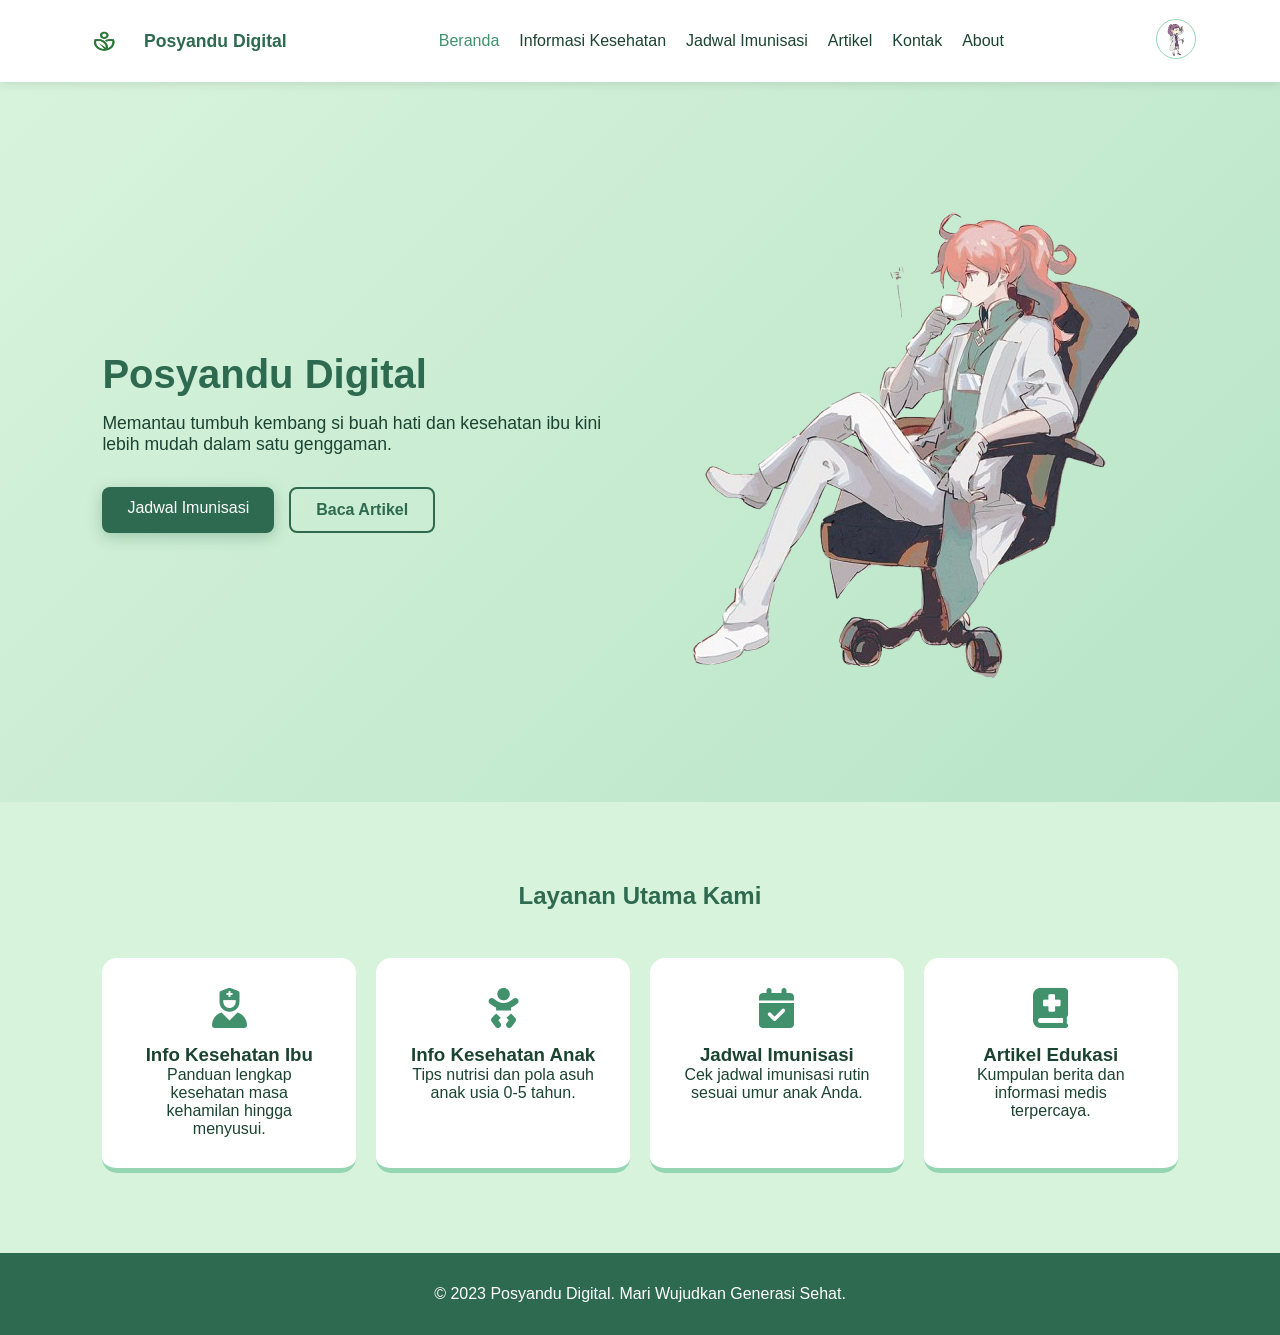
<file: index.html>
<!DOCTYPE html>
<html lang="id">
<head>
    <meta charset="UTF-8">
    <meta name="viewport" content="width=device-width, initial-scale=1.0">
    <title>Posyandu Digital - Sehat Bersama</title>
    <link rel="stylesheet" href="https://cdnjs.cloudflare.com/ajax/libs/font-awesome/6.0.0/css/all.min.css">
    <link rel="stylesheet" href="asset/css/app.css">
    <link rel="stylesheet" href="asset/css/home.css">
</head>
<body>

    <nav>
        <div class="logo">
            <!-- <i class="fas fa-leaf"></i> Posyandu Digital -->
             <img  src="/asset/img/logo/logo2.png" alt="">
             <p>Posyandu Digital</p>
        </div>
        <ul class="nav-links">
            <li class="active"><a  href="/index.html">Beranda</a></li>
            <li><a href="/pages/informasi-kesehatan/ibu-hamil.html">Informasi Kesehatan</a></li>
            <li><a href="/pages/jadwal_imunisasi.html">Jadwal Imunisasi</a></li>
            <li><a href="/pages/artikel.html">Artikel</a></li>
            <li><a href="/pages/kontak.html">Kontak</a></li>
            <li><a href="/pages/about.html">About</a></li>
        </ul>
        <!-- <a href="#" class="btn-login">Login</a> -->
        
        <div class="moble">
            <a href="">
                <img class="foto" src="/asset/img/home2.png" alt="">
            </a>

            <label id="checkbtn" class="checkbtn">
                <i class="fas fa-bars"></i>
            </label>
        </div>
         
         
    </nav>

    <section class="hero">
        <div class="hero-text">
            <h1>Posyandu Digital</h1>
            <p>Memantau tumbuh kembang si buah hati dan kesehatan ibu kini lebih mudah dalam satu genggaman.</p>
            <div class="hero-btns">
                <a href="/pages/jadwal_imunisasi.html" class="btn-main">Jadwal Imunisasi</a>
                <a href="/pages/artikel.html" class="btn-outline">Baca Artikel</a>
            </div>
        </div>
        <div class="hero-image">
            <img src="/asset/img/home/Dr__Roman-removebg-preview.png" alt="Kesehatan">
        </div>
    </section>

    <section class="services">
        <h2>Layanan Utama Kami</h2>
        <div class="card-container">
            <div class="card">
                <i class="fas fa-user-nurse"></i>
                <h3>Info Kesehatan Ibu</h3>
                <p>Panduan lengkap kesehatan masa kehamilan hingga menyusui.</p>
            </div>
            <div class="card">
                <i class="fas fa-baby"></i>
                <h3>Info Kesehatan Anak</h3>
                <p>Tips nutrisi dan pola asuh anak usia 0-5 tahun.</p>
            </div>
            <div class="card">
                <i class="fas fa-calendar-check"></i>
                <h3>Jadwal Imunisasi</h3>
                <p>Cek jadwal imunisasi rutin sesuai umur anak Anda.</p>
            </div>
            <div class="card">
                <i class="fas fa-book-medical"></i>
                <h3>Artikel Edukasi</h3>
                <p>Kumpulan berita dan informasi medis terpercaya.</p>
            </div>
        </div>
    </section>

    <footer>
        <p>&copy; 2023 Posyandu Digital. Mari Wujudkan Generasi Sehat.</p>
    </footer>

    <script src="/asset/js/bar.js"></script>

</body>
</html>
</file>
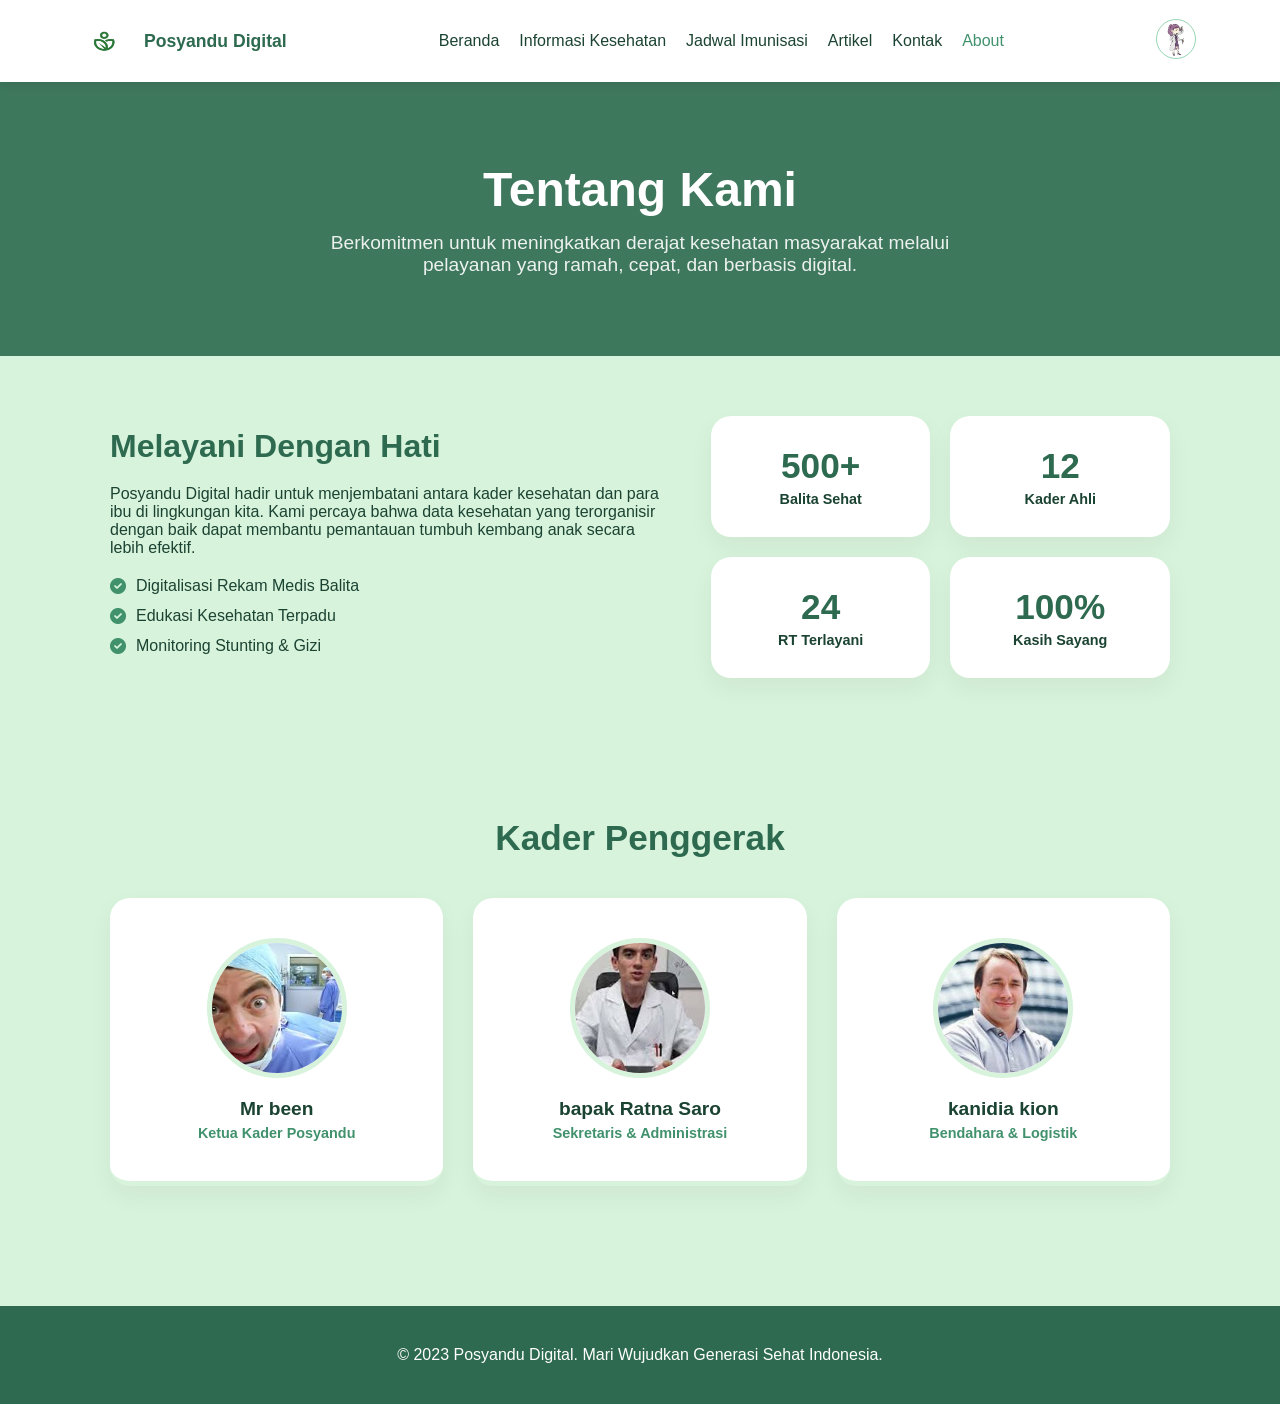
<file: pages/about.html>
<!DOCTYPE html>
<html lang="id">
<head>
    <meta charset="UTF-8">
    <meta name="viewport" content="width=device-width, initial-scale=1.0">
    <title>Tentang Kami - Posyandu Digital</title>
    <link rel="stylesheet" href="https://cdnjs.cloudflare.com/ajax/libs/font-awesome/6.0.0/css/all.min.css">
    <link rel="stylesheet" href="../asset/css/app.css">
    <link rel="stylesheet" href="../asset/css/about.css">
</head>
<body>

    <nav>
        <div class="logo">
            <!-- <i class="fas fa-leaf"></i> Posyandu Digital -->
            <img  src="/asset/img/logo/logo2.png" alt="">
            <p>Posyandu Digital</p>
        </div>
        <ul class="nav-links">
            <li><a href="../index.html">Beranda</a></li>
            <li><a href="informasi-kesehatan/ibu-hamil.html">Informasi Kesehatan</a></li>
            <li><a href="jadwal_imunisasi.html">Jadwal Imunisasi</a></li>
            <li><a href="artikel.html">Artikel</a></li>
            <li><a href="kontak.html">Kontak</a></li>
            <li class="active"><a href="about.html" >About</a></li>
        </ul>
        
        <div class="moble">
            <a href="">
                <img class="foto" src="/asset/img/home2.png" alt="">
            </a>

            <label id="checkbtn" class="checkbtn">
                <i class="fas fa-bars"></i>
            </label>
        </div>
    </nav>


    <header class="about-header">
        <h1>Tentang Kami</h1>
        <p>Berkomitmen untuk meningkatkan derajat kesehatan masyarakat melalui pelayanan yang ramah, cepat, dan berbasis digital.</p>
    </header>

    <main class="container">
        <section class="about-grid">
            <div class="about-content">
                <h2>Melayani Dengan Hati</h2>
                <p>Posyandu Digital hadir untuk menjembatani antara kader kesehatan dan para ibu di lingkungan kita. Kami percaya bahwa data kesehatan yang terorganisir dengan baik dapat membantu pemantauan tumbuh kembang anak secara lebih efektif.</p>
                <ul class="about-list">
                    <li><i class="fas fa-check-circle"></i> Digitalisasi Rekam Medis Balita</li>
                    <li><i class="fas fa-check-circle"></i> Edukasi Kesehatan Terpadu</li>
                    <li><i class="fas fa-check-circle"></i> Monitoring Stunting & Gizi</li>
                </ul>
            </div>

            <div class="about-stats">
                <div class="stat-card">
                    <h3>500+</h3>
                    <p>Balita Sehat</p>
                </div>
                <div class="stat-card">
                    <h3>12</h3>
                    <p>Kader Ahli</p>
                </div>
                <div class="stat-card">
                    <h3>24</h3>
                    <p>RT Terlayani</p>
                </div>
                <div class="stat-card">
                    <h3>100%</h3>
                    <p>Kasih Sayang</p>
                </div>
            </div>
        </section>

        <section class="team-section">
            <h2>Kader Penggerak</h2>
            <div class="team-grid">
                <article class="team-card">
                    <div class="kader-img-box">
                        <img src="/asset/img/about/kader1.png" alt="Ibu Siti">
                    </div>
                    <h4>Mr been</h4>
                    <p>Ketua Kader Posyandu</p>
                </article>

                <article class="team-card">
                    <div class="kader-img-box">
                        <img src="/asset/img/about/kader2.png" alt="Ibu Ratna">
                    </div>
                    <h4>bapak Ratna Saro</h4>
                    <p>Sekretaris & Administrasi</p>
                </article>

                <article class="team-card">
                    <div class="kader-img-box">
                        <img src="/asset/img/about/kader3.png" alt="Ibu Dewi">
                    </div>
                    <h4>kanidia kion</h4>
                    <p>Bendahara & Logistik</p>
                </article>
            </div>
        </section>
    </main>

    <footer style="background: var(--primary-green); color: white; text-align: center; padding: 40px;">
        <p>&copy; 2023 Posyandu Digital. Mari Wujudkan Generasi Sehat Indonesia.</p>
    </footer>

    <script src="/asset/js/bar.js"></script>

</body>
</html>
</file>
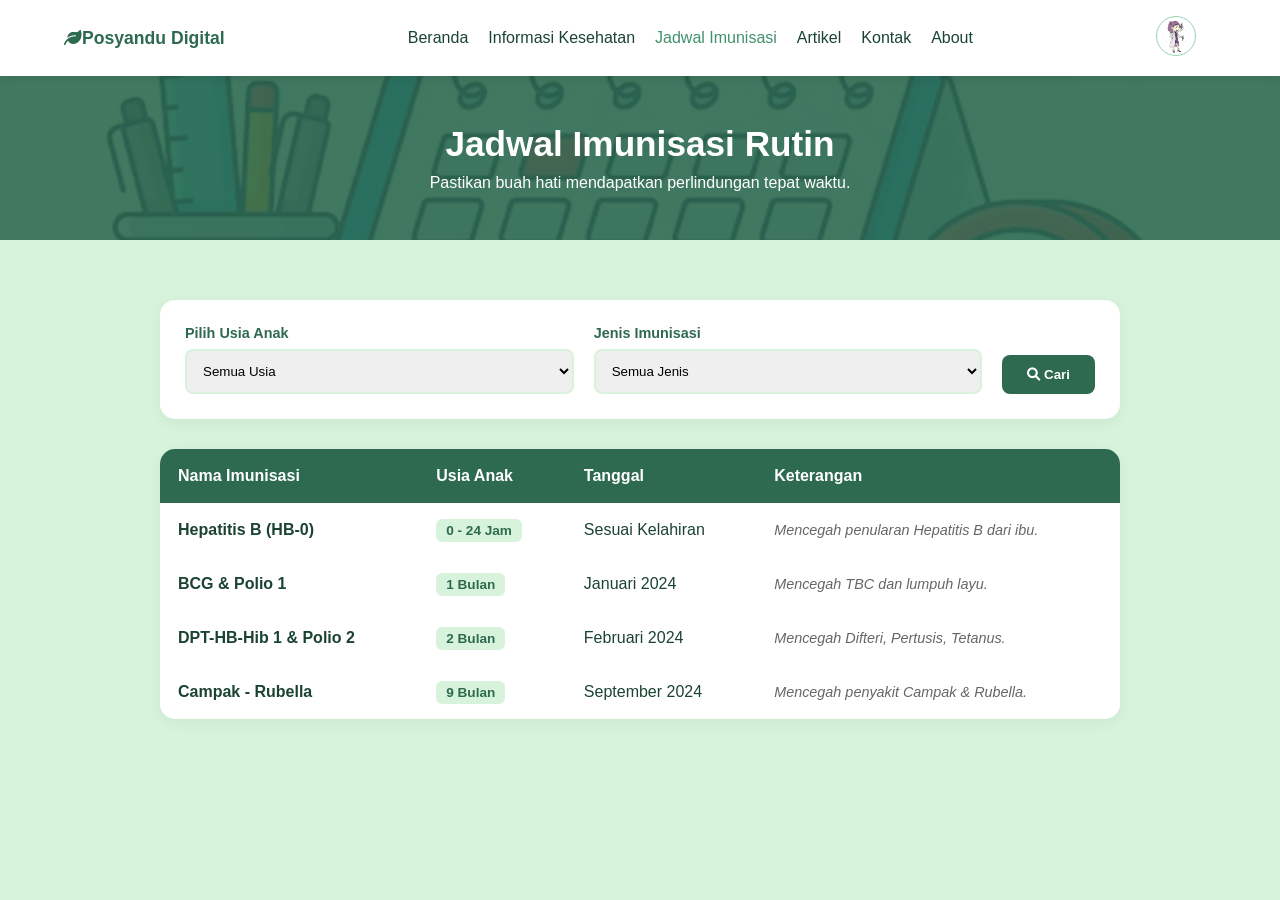
<file: pages/jadwal_imunisasi.html>
<!DOCTYPE html>
<html lang="id">
<head>
    <meta charset="UTF-8">
    <meta name="viewport" content="width=device-width, initial-scale=1.0">
    <title>Jadwal Imunisasi - Posyandu Digital</title>
    <link rel="stylesheet" href="https://cdnjs.cloudflare.com/ajax/libs/font-awesome/6.0.0/css/all.min.css">
    <link rel="stylesheet" href="../asset/css/jadwal_uminisasi.css">
    <link rel="stylesheet" href="../asset/css/app.css">
    
</head>
<body>

    <nav>
        <div class="logo">
            <i class="fas fa-leaf"></i> Posyandu Digital
        </div>
       <ul class="nav-links">
            <li><a href="../index.html">Beranda</a></li>
            <li><a href="informasi-kesehatan/ibu-hamil.html">Informasi Kesehatan</a></li>
            <li class="active"><a href="jadwal_imunisasi.html" >Jadwal Imunisasi</a></li>
            <li><a href="artikel.html">Artikel</a></li>
            <li><a href="kontak.html">Kontak</a></li>
            <li><a href="about.html">About</a></li>
        </ul>
         
        <div class="moble">
            <a href="">
                <img class="foto" src="/asset/img/home2.png" alt="">
            </a>

            <label id="checkbtn" class="checkbtn">
                <i class="fas fa-bars"></i>
            </label>
        </div>
    </nav>

    <header class="header-section">
        <h1>Jadwal Imunisasi Rutin</h1>
        <p>Pastikan buah hati mendapatkan perlindungan tepat waktu.</p>
    </header>

    <div class="container">
        

        <section class="filter-card">
            <div class="filter-group">
                <label for="usia">Pilih Usia Anak</label>
                <select id="usia">
                    <option value="">Semua Usia</option>
                    <option value="0">0 Bulan</option>
                    <option value="1">1 Bulan</option>
                    <option value="2">2 Bulan</option>
                    <option value="9">9 Bulan</option>
                </select>
            </div>
            <div class="filter-group">
                <label for="jenis">Jenis Imunisasi</label>
                <select id="jenis">
                    <option value="">Semua Jenis</option>
                    <option value="wajib">Wajib Dasar</option>
                    <option value="tambahan">Tambahan</option>
                </select>
            </div>
            <button class="btn-filter"><i class="fas fa-search"></i> Cari</button>
        </section>

        <div class="table-container">
            <table>
                <thead>
                    <tr>
                        <th>Nama Imunisasi</th>
                        <th>Usia Anak</th>
                        <th> Tanggal</th>
                        <th>Keterangan</th>
                    </tr>
                </thead>
                <tbody>
                    <tr>
                        <td data-label="Nama Imunisasi"><strong>Hepatitis B (HB-0)</strong></td>
                        <td data-label="Usia Anak"><span class="badge-age">0 - 24 Jam</span></td>
                        <td data-label="Tanggal">Sesuai Kelahiran</td>
                        <td data-label="Keterangan" class="status-info">Mencegah penularan Hepatitis B dari ibu.</td>
                    </tr>
                    <tr>
                        <td data-label="Nama Imunisasi"><strong>BCG & Polio 1</strong></td>
                        <td data-label="Usia Anak"><span class="badge-age">1 Bulan</span></td>
                        <td data-label="Tanggal">Januari 2024</td>
                        <td data-label="Keterangan" class="status-info">Mencegah TBC dan lumpuh layu.</td>
                    </tr>
                    <tr>
                        <td data-label="Nama Imunisasi"><strong>DPT-HB-Hib 1 & Polio 2</strong></td>
                        <td data-label="Usia Anak"><span class="badge-age">2 Bulan</span></td>
                        <td data-label="Tanggal">Februari 2024</td>
                        <td data-label="Keterangan" class="status-info">Mencegah Difteri, Pertusis, Tetanus.</td>
                    </tr>
                    <tr>
                        <td data-label="Nama Imunisasi"><strong>Campak - Rubella</strong></td>
                        <td data-label="Usia Anak"><span class="badge-age">9 Bulan</span></td>
                        <td data-label="Tanggal">September 2024</td>
                        <td data-label="Keterangan" class="status-info">Mencegah penyakit Campak & Rubella.</td>
                    </tr>
                </tbody>
            </table>
        </div>
    </div>

     <script src="/asset/js/bar.js"></script>

</body>
</html>
</file>
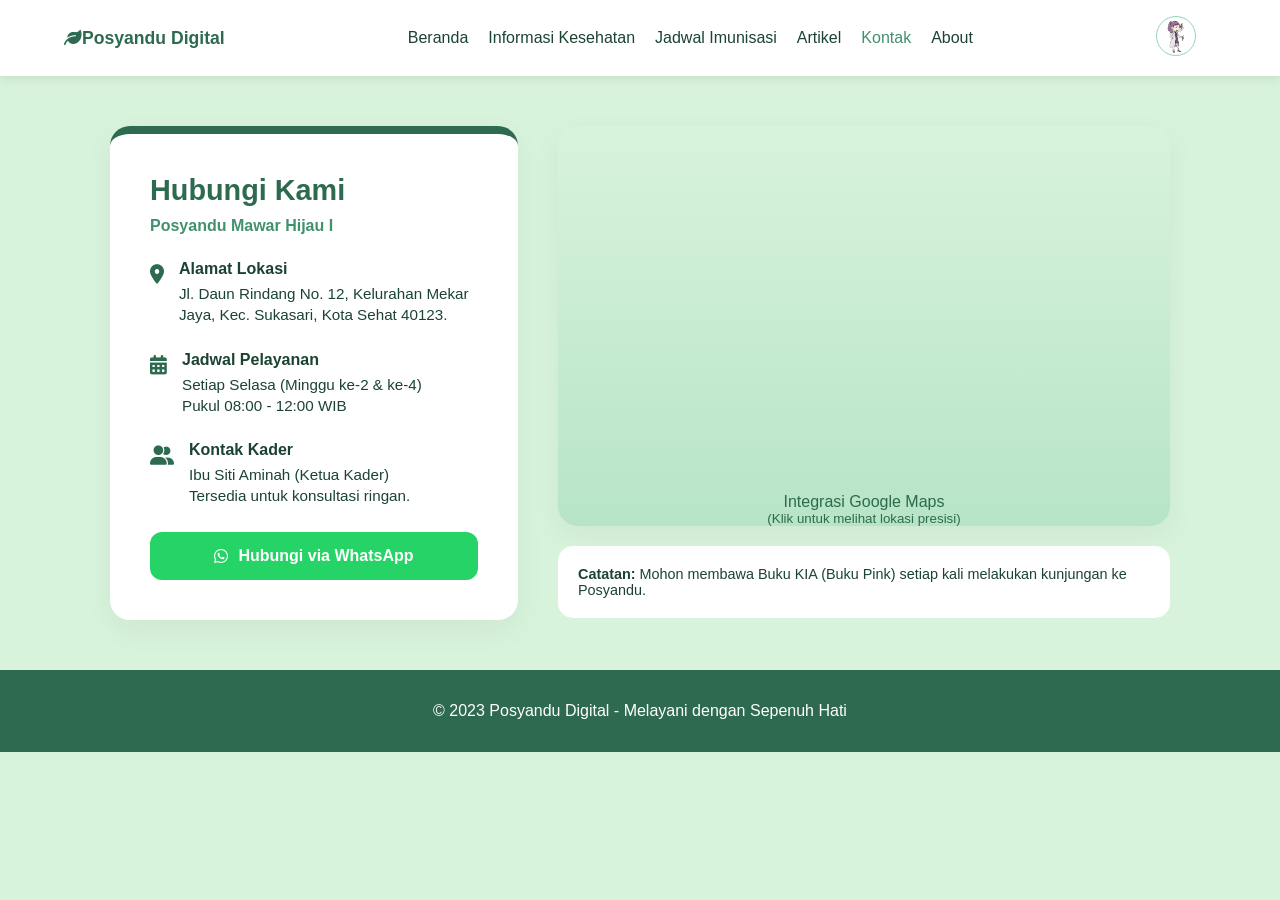
<file: pages/kontak.html>
<!DOCTYPE html>
<html lang="id">
<head>
    <meta charset="UTF-8">
    <meta name="viewport" content="width=device-width, initial-scale=1.0">
    <title>Kontak & Lokasi - Posyandu Digital</title>
    <link rel="stylesheet" href="https://cdnjs.cloudflare.com/ajax/libs/font-awesome/6.0.0/css/all.min.css">
    <link rel="stylesheet" href="../asset/css/app.css">
    <link rel="stylesheet" href="../asset/css/kontak.css">
    
</head>
<body>

    <nav>
        <div class="logo">
            <i class="fas fa-leaf"></i> Posyandu Digital
        </div>
        <ul class="nav-links">
            <li><a href="../index.html">Beranda</a></li>
            <li><a href="informasi-kesehatan/ibu-hamil.html">Informasi Kesehatan</a></li>
            <li><a href="jadwal_imunisasi.html">Jadwal Imunisasi</a></li>
            <li><a href="artikel.html">Artikel</a></li>
            <li class="active"><a href="kontak.html" >Kontak</a></li>
            <li><a href="about.html">About</a></li>
        </ul>
        
        <div class="moble">
            <a href="">
                <img class="foto" src="/asset/img/home2.png" alt="">
            </a>

            <label id="checkbtn" class="checkbtn">
                <i class="fas fa-bars"></i>
            </label>
        </div>
    </nav>

    <main class="contact-container">
        
        <section class="info-panel">
            <h1>Hubungi Kami</h1>
            <span class="posyandu-name">Posyandu Mawar Hijau I</span>
            
            <div class="contact-item">
                <i class="fas fa-map-marker-alt"></i>
                <div>
                    <h4>Alamat Lokasi</h4>
                    <p>Jl. Daun Rindang No. 12, Kelurahan Mekar Jaya, Kec. Sukasari, Kota Sehat 40123.</p>
                </div>
            </div>

            <div class="contact-item">
                <i class="fas fa-calendar-alt"></i>
                <div>
                    <h4>Jadwal Pelayanan</h4>
                    <p>Setiap Selasa (Minggu ke-2 & ke-4)<br>Pukul 08:00 - 12:00 WIB</p>
                </div>
            </div>

            <div class="contact-item">
                <i class="fas fa-user-friends"></i>
                <div>
                    <h4>Kontak Kader</h4>
                    <p>Ibu Siti Aminah (Ketua Kader)<br>Tersedia untuk konsultasi ringan.</p>
                </div>
            </div>

            <a href="https://wa.me/628123456789" class="btn-whatsapp">
                <i class="fab fa-whatsapp"></i> Hubungi via WhatsApp
            </a>
        </section>

        <section class="map-panel">
            <div class="map-box">
                <div class="map-placeholder">
                    <!-- <i class="fas fa-map-marked-alt fa-3x" style="margin-bottom: 15px;"></i> -->
                     <iframe src="https://www.google.com/maps/embed?pb=!1m18!1m12!1m3!1d63749.68889699106!2d120.13588717329723!3d-2.998588459867604!2m3!1f0!2f0!3f0!3m2!1i1024!2i768!4f13.1!3m3!1m2!1s0x2d915f5f7c763b2d%3A0xd4fc5943251ac880!2sPOSYANDU%20CUMI-CUMI!5e0!3m2!1sid!2sid!4v1766486957854!5m2!1sid!2sid" width="600" height="450" style="border:0;" allowfullscreen="" loading="lazy" referrerpolicy="no-referrer-when-downgrade"></iframe>
                    <p>Integrasi Google Maps</p>
                    <small>(Klik untuk melihat lokasi presisi)</small>
                </div>
            </div>
            
            <div style="background: white; padding: 20px; border-radius: 15px; font-size: 0.9rem;">
                <p><strong>Catatan:</strong> Mohon membawa Buku KIA (Buku Pink) setiap kali melakukan kunjungan ke Posyandu.</p>
            </div>
        </section>

    </main>

    <footer>
        <p>&copy; 2023 Posyandu Digital - Melayani dengan Sepenuh Hati</p>
    </footer>

     <script src="/asset/js/bar.js"></script>

</body>
</html>
</file>
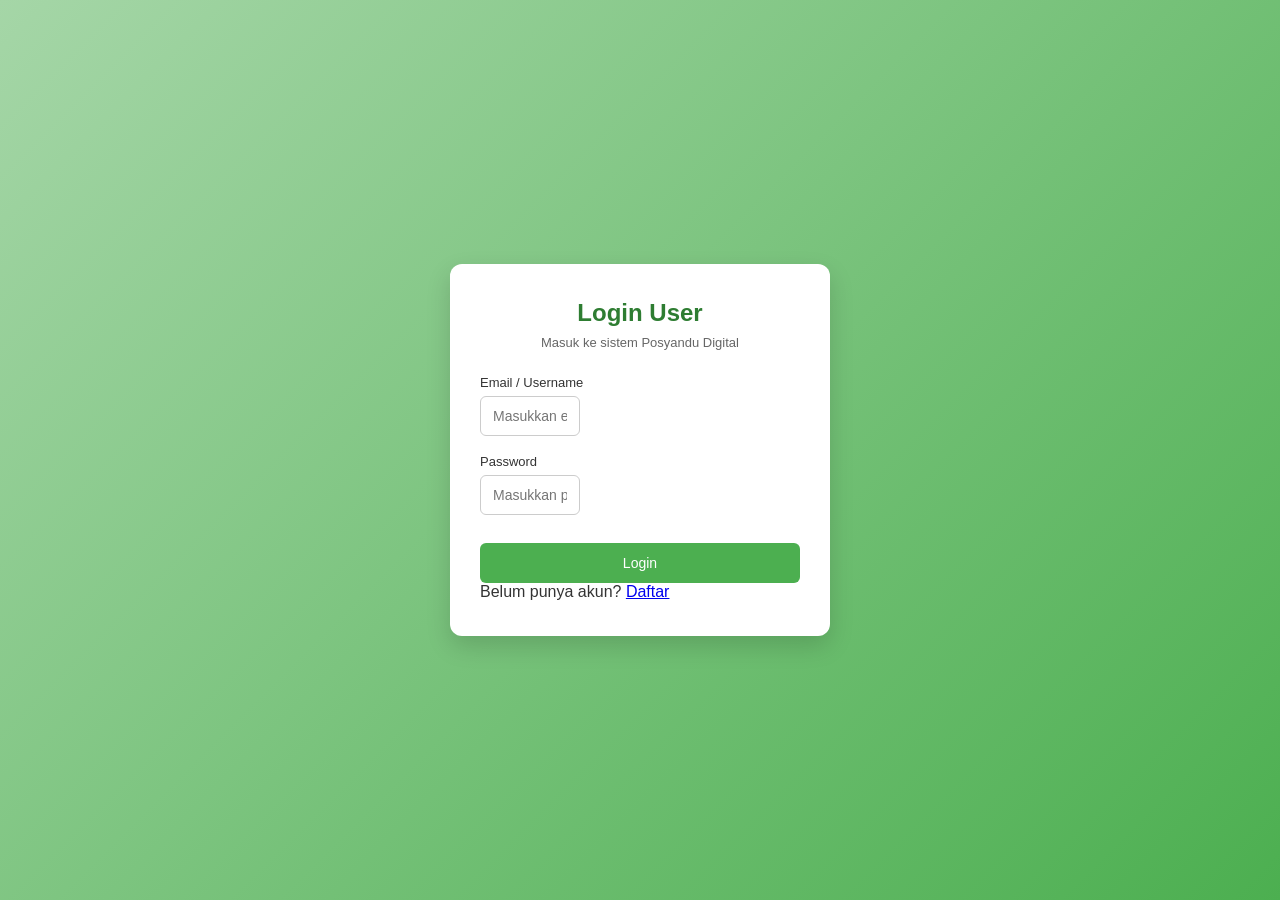
<file: pages/login.html>
<!DOCTYPE html>
<html lang="en">
<head>
    <meta charset="UTF-8">
    <meta name="viewport" content="width=device-width, initial-scale=1.0">
    <title>Document</title>
    <link rel="stylesheet" href="../asset/css/app.css">
    <link rel="stylesheet" href="../asset/css/login.css">
</head>
<div class="login-box">
    <h2>Login User</h2>
    <p>Masuk ke sistem Posyandu Digital</p>

    <form>
        <div class="form-group">
            <label>Email / Username</label>
                <input type="text" placeholder="Masukkan email atau username">
            </div>

            <div class="form-group">
                <label>Password</label>
                <input type="password" placeholder="Masukkan password">
            </div>

            <button type="submit" class="btn-login">Login</button>
        </form>

        <div class="extra">
            Belum punya akun? <a href="#">Daftar</a>
        </div>
    </div>

     <script src="/asset/js/bar.js"></script>

</body>
</html>
</file>
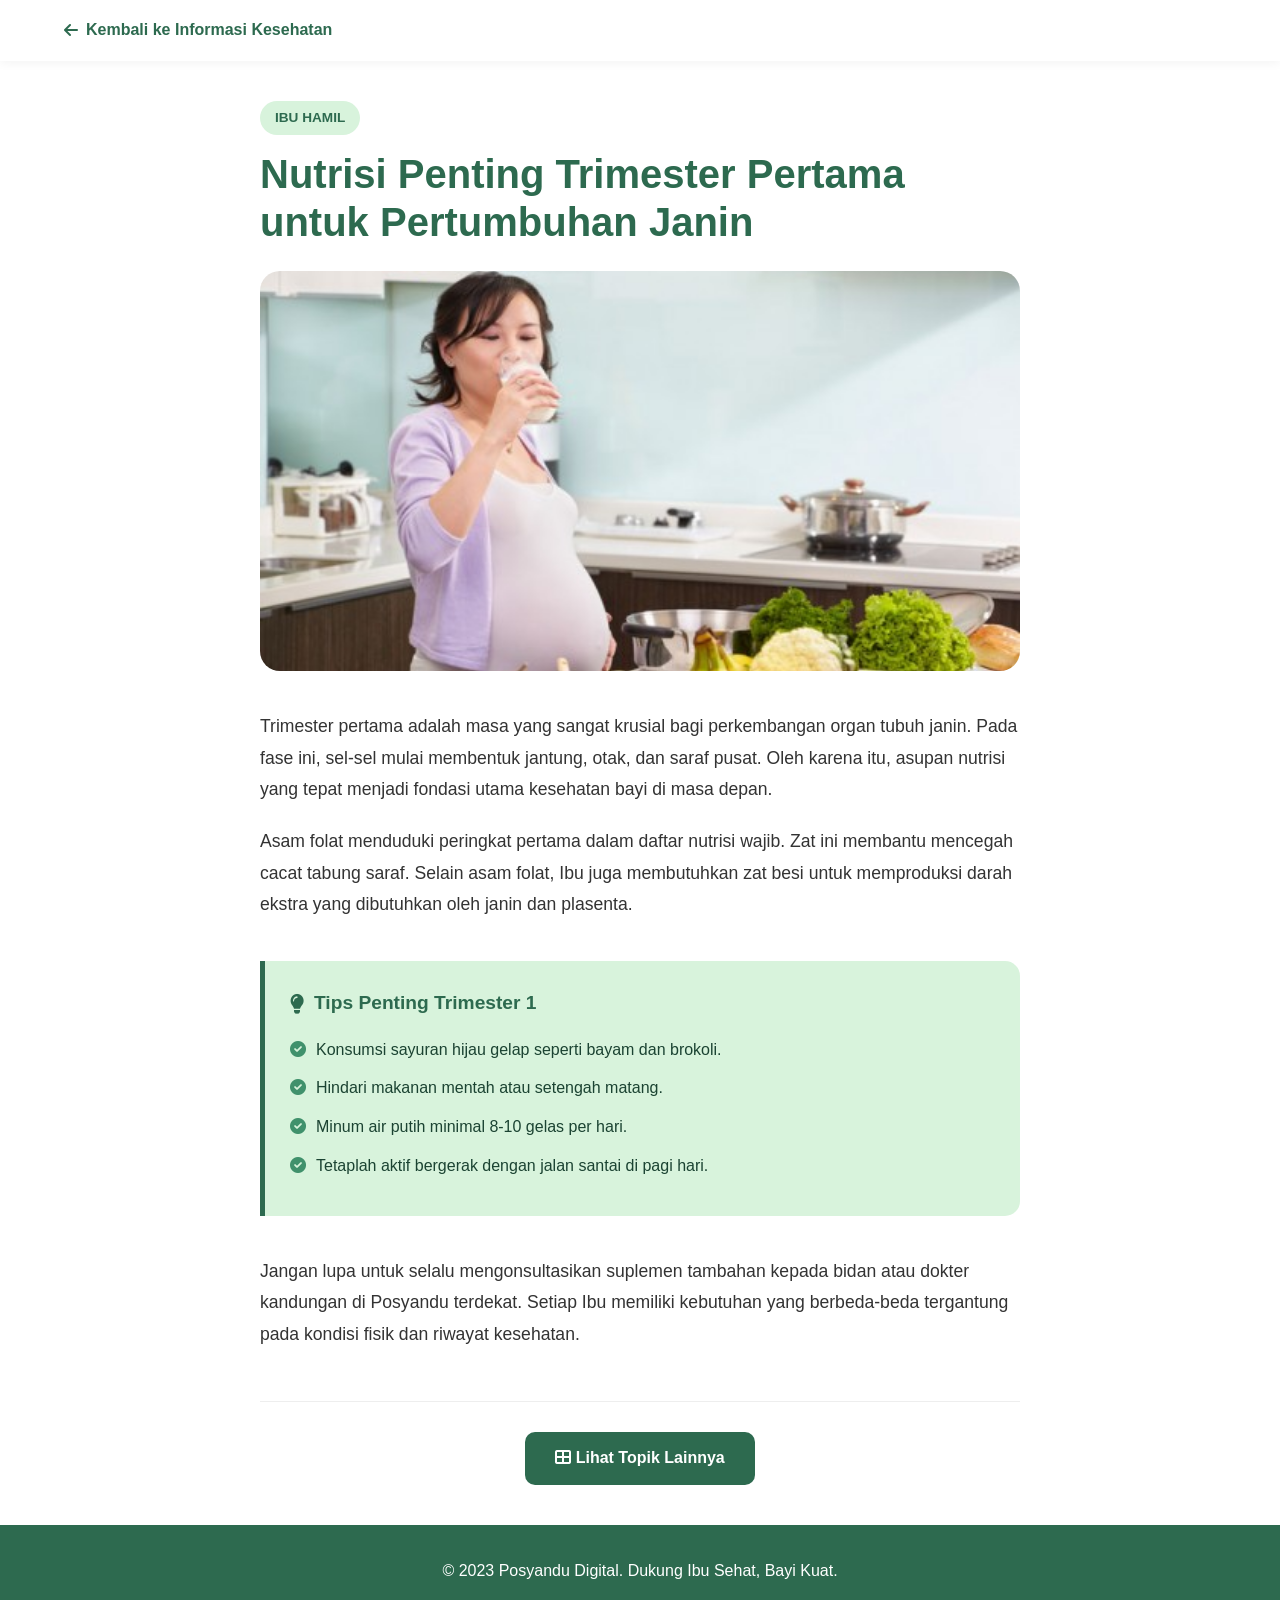
<file: pages/detail/detail.html>
<!DOCTYPE html>
<html lang="id">
<head>
    <meta charset="UTF-8">
    <meta name="viewport" content="width=device-width, initial-scale=1.0">
    <title>Detail Informasi - Posyandu Digital</title>
    <link rel="stylesheet" href="https://cdnjs.cloudflare.com/ajax/libs/font-awesome/6.0.0/css/all.min.css">
    <link rel="stylesheet" href="../../asset/css/app.css">
    <link rel="stylesheet" href="../../asset/css/detail.css">
</head>
<body>

    <nav>
        <a href="/pages/informasi-kesehatan/ibu-hamil.html" class="btn-back-nav">
            <i class="fas fa-arrow-left"></i> Kembali ke Informasi Kesehatan
        </a>
    </nav>

    <main class="container">
        <span class="category-badge">Ibu Hamil</span>

        <h1 class="article-title">Nutrisi Penting Trimester Pertama untuk Pertumbuhan Janin</h1>

        <img src="/asset/img/Informasi_kesehatan/ibuHamil1.jpg" alt="Ibu Hamil" class="featured-image">

        <div class="article-body">
            <p>
                Trimester pertama adalah masa yang sangat krusial bagi perkembangan organ tubuh janin. Pada fase ini, sel-sel mulai membentuk jantung, otak, dan saraf pusat. Oleh karena itu, asupan nutrisi yang tepat menjadi fondasi utama kesehatan bayi di masa depan.
            </p>
            <p>
                Asam folat menduduki peringkat pertama dalam daftar nutrisi wajib. Zat ini membantu mencegah cacat tabung saraf. Selain asam folat, Ibu juga membutuhkan zat besi untuk memproduksi darah ekstra yang dibutuhkan oleh janin dan plasenta.
            </p>
            
            <div class="tips-box">
                <h4><i class="fas fa-lightbulb"></i> Tips Penting Trimester 1</h4>
                <ul class="tips-list">
                    <li><i class="fas fa-check-circle"></i> Konsumsi sayuran hijau gelap seperti bayam dan brokoli.</li>
                    <li><i class="fas fa-check-circle"></i> Hindari makanan mentah atau setengah matang.</li>
                    <li><i class="fas fa-check-circle"></i> Minum air putih minimal 8-10 gelas per hari.</li>
                    <li><i class="fas fa-check-circle"></i> Tetaplah aktif bergerak dengan jalan santai di pagi hari.</li>
                </ul>
            </div>

            <p>
                Jangan lupa untuk selalu mengonsultasikan suplemen tambahan kepada bidan atau dokter kandungan di Posyandu terdekat. Setiap Ibu memiliki kebutuhan yang berbeda-beda tergantung pada kondisi fisik dan riwayat kesehatan.
            </p>
        </div>

        <div class="bottom-actions">
            <a href="#" class="btn-return">
                <i class="fas fa-th-large"></i> Lihat Topik Lainnya
            </a>
        </div>
    </main>

    <footer>
        <p>&copy; 2023 Posyandu Digital. Dukung Ibu Sehat, Bayi Kuat.</p>
    </footer>

</body>
</html>
</file>
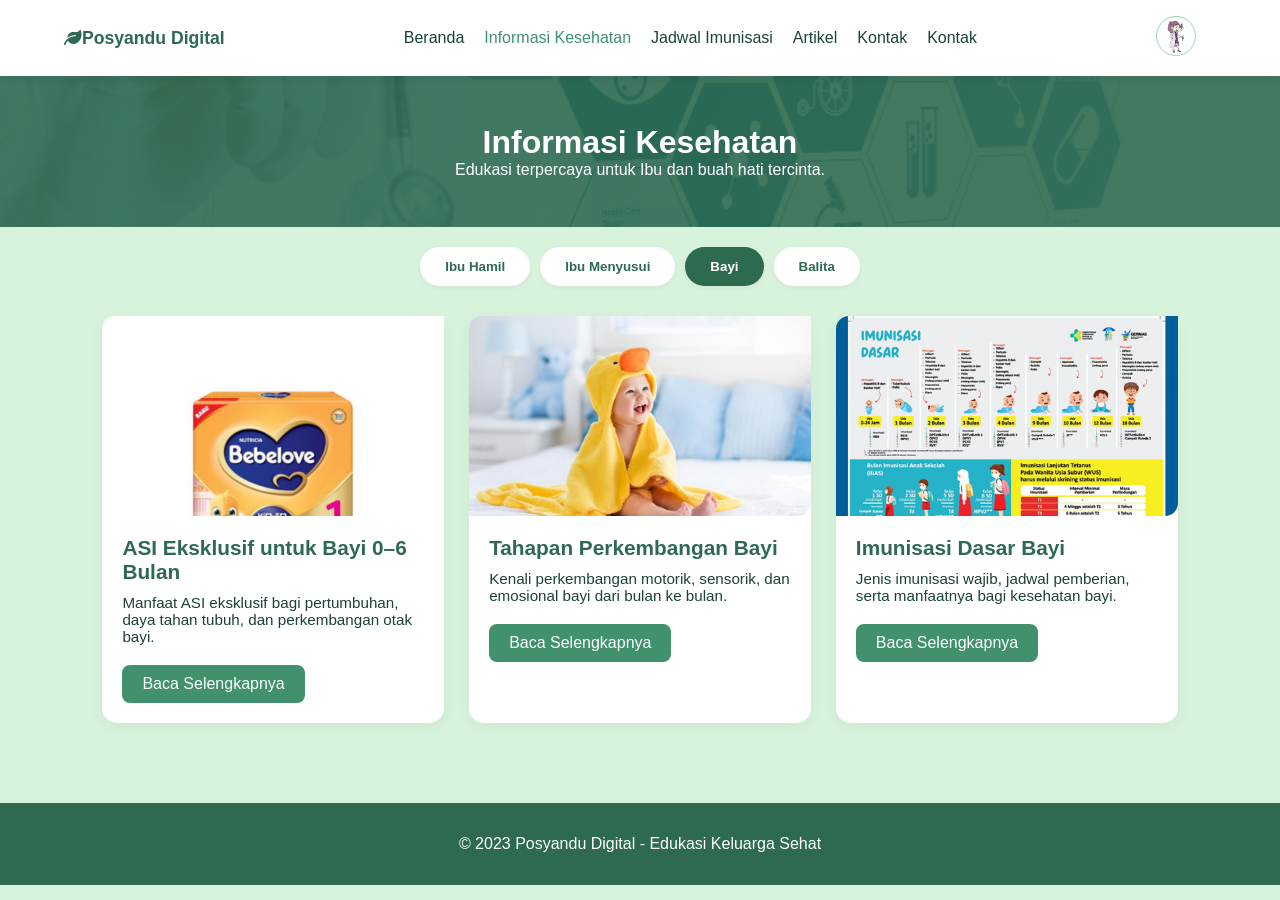
<file: pages/informasi-kesehatan/bayi.html>
<!DOCTYPE html>
<html lang="id">
<head>
    <meta charset="UTF-8">
    <meta name="viewport" content="width=device-width, initial-scale=1.0">
    <title>Informasi Kesehatan - Posyandu Digital</title>
    <link rel="stylesheet" href="https://cdnjs.cloudflare.com/ajax/libs/font-awesome/6.0.0/css/all.min.css">
    <link rel="stylesheet" href="../../asset/css/app.css">
    <link rel="stylesheet" href="../../asset/css/informasi_kesehatan.css">
    <style>
       

        

        
    </style>
</head>
<body>

    <nav>
        <div class="logo">
            <i class="fas fa-leaf"></i> Posyandu Digital
        </div>
        <ul class="nav-links">
            <li><a href="../../index.html">Beranda</a></li>
            <li class="active"><a href="ibu-hamil.html">Informasi Kesehatan</a></li>
            <li><a href="../jadwal_imunisasi.html">Jadwal Imunisasi</a></li>
            <li><a href="../artikel.html">Artikel</a></li>
            <li><a href="../kontak.html">Kontak</a></li>
            <li><a href="../about.html">Kontak</a></li>
        </ul>
        
        <div class="moble">
            <a href="">
                <img class="foto" src="/asset/img/home2.png" alt="">
            </a>

            <label id="checkbtn" class="checkbtn">
                <i class="fas fa-bars"></i>
            </label>
        </div>
    </nav>

    <header class="page-header">
        <h1>Informasi Kesehatan</h1>
        <p>Edukasi terpercaya untuk Ibu dan buah hati tercinta.</p>
    </header>

    <div class="tab-container">
        <a href="ibu-hamil.html"><button class="tab-button ">Ibu Hamil</button></a>
        <button class="tab-button">Ibu Menyusui</button>
        <a href="bayi.html"><button class="tab-button active">Bayi</button></a>
        <button class="tab-button">Balita</button>
    </div>

   <main class="info-grid">
        
        <article class="info-card">
            <div class="info-image">
                <img src="/asset/img/Informasi_kesehatan/bayi1.png" alt="">
            </div>
            <div class="info-content">
                <h3>ASI Eksklusif untuk Bayi 0–6 Bulan</h3>
                <p>Manfaat ASI eksklusif bagi pertumbuhan, daya tahan tubuh, dan perkembangan otak bayi.</p>
                <a href="#" class="btn-read">Baca Selengkapnya</a>
            </div>
        </article>

        <article class="info-card">
            <div class="info-image">
                <img src="/asset/img/Informasi_kesehatan/bayi2.png" alt="">
            </div>
            <div class="info-content">
                <h3>Tahapan Perkembangan Bayi</h3>
                <p>Kenali perkembangan motorik, sensorik, dan emosional bayi dari bulan ke bulan.</p>
                <a href="#" class="btn-read">Baca Selengkapnya</a>
            </div>
        </article>

        <article class="info-card">
            <div class="info-image">
                <img src="/asset/img/Informasi_kesehatan/bayi3.png" alt="">
            </div>
            <div class="info-content">
                <h3>Imunisasi Dasar Bayi</h3>
                <p>Jenis imunisasi wajib, jadwal pemberian, serta manfaatnya bagi kesehatan bayi.</p>
                <a href="#" class="btn-read">Baca Selengkapnya</a>
            </div>
        </article>

    </main>


    <footer>
        <p>&copy; 2023 Posyandu Digital - Edukasi Keluarga Sehat</p>
    </footer>

    <script src="/asset/js/bar.js"></script>

</body>
</html>
</file>
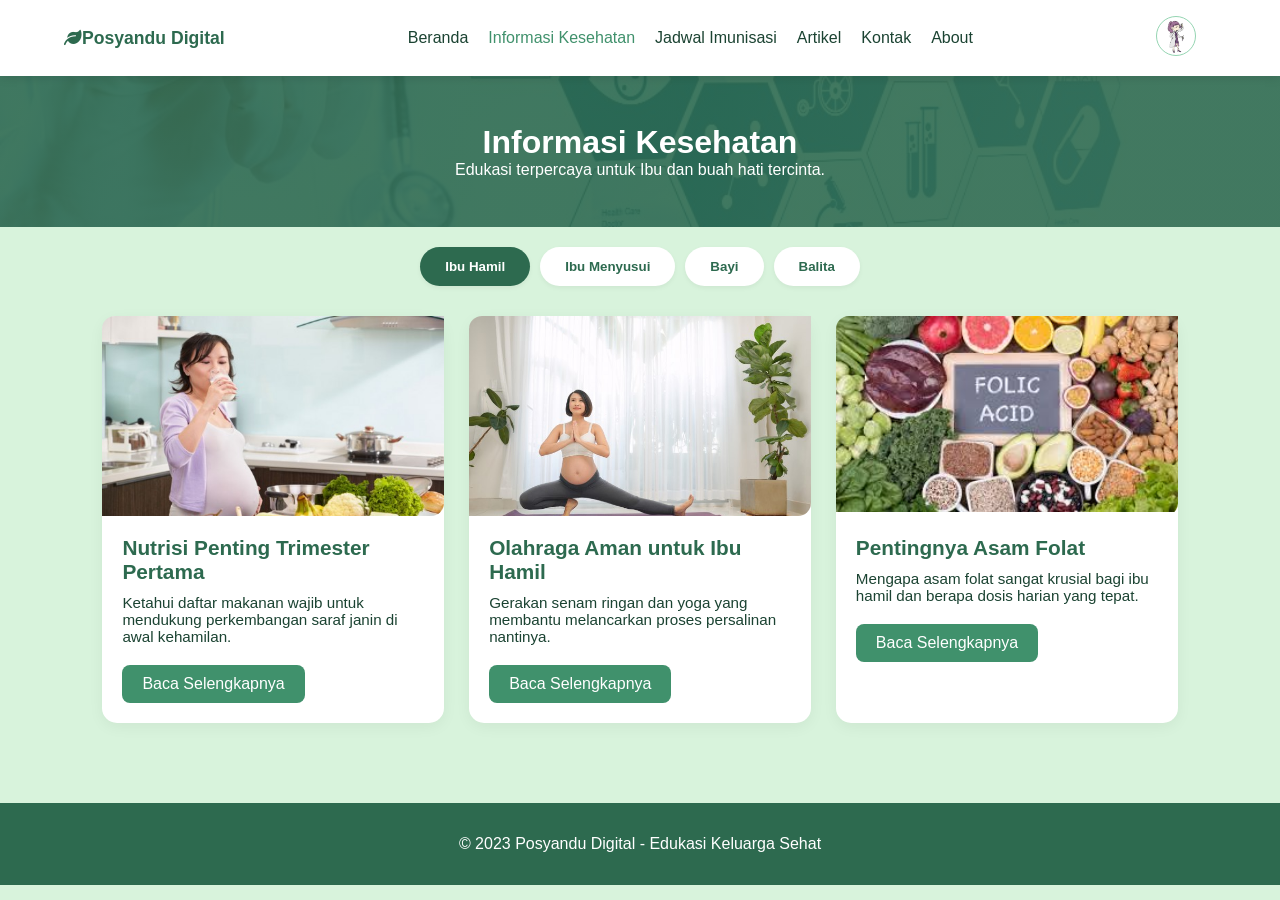
<file: pages/informasi-kesehatan/ibu-hamil.html>
<!DOCTYPE html>
<html lang="id">
<head>
    <meta charset="UTF-8">
    <meta name="viewport" content="width=device-width, initial-scale=1.0">
    <title>Informasi Kesehatan - Posyandu Digital</title>
    <link rel="stylesheet" href="https://cdnjs.cloudflare.com/ajax/libs/font-awesome/6.0.0/css/all.min.css">
    <link rel="stylesheet" href="../../asset/css/app.css">
    <link rel="stylesheet" href="../../asset/css/informasi_kesehatan.css">
    <style>
       

        

        
    </style>
</head>
<body>

    <nav>
        <div class="logo">
            <i class="fas fa-leaf"></i> Posyandu Digital
        </div>
        <ul class="nav-links">
           
            <li><a href="../../index.html">Beranda</a></li>
            <li class="active" ><a href="ibu-hamil.html" >Informasi Kesehatan</a></li>
            <li><a href="../jadwal_imunisasi.html">Jadwal Imunisasi</a></li>
            <li><a href="../artikel.html">Artikel</a></li>
            <li><a href="../kontak.html">Kontak</a></li>
            <li><a href="../about.html">About</a></li>
       
        </ul>
         
        <div class="moble">
            <a href="">
                <img class="foto" src="/asset/img/home2.png" alt="">
            </a>

            <label id="checkbtn" class="checkbtn">
                <i class="fas fa-bars"></i>
            </label>
        </div>
    </nav>

    <header class="page-header">
        <h1>Informasi Kesehatan</h1>
        <p>Edukasi terpercaya untuk Ibu dan buah hati tercinta.</p>
    </header>

    <div class="tab-container">
        <a href="ibu-hamil.html"><button class="tab-button active ">Ibu Hamil</button></a>
        <button class="tab-button">Ibu Menyusui</button>
        <a href="bayi.html"><button class="tab-button ">Bayi</button></a>
        <button class="tab-button">Balita</button>
    </div>


    <main class="info-grid">
        
        <article class="info-card">
            <div class="info-image">
                <img src="/asset/img/Informasi_kesehatan/ibuHamil1.jpg" alt="">
            </div>
            <div class="info-content">
                <h3>Nutrisi Penting Trimester Pertama</h3>
                <p>Ketahui daftar makanan wajib untuk mendukung perkembangan saraf janin di awal kehamilan.</p>
                <a href="../detail/detail.html" class="btn-read">Baca Selengkapnya</a>
            </div>
        </article>

        <article class="info-card">
            <div class="info-image">
               <img src="/asset/img/Informasi_kesehatan/ibuhamil2.jpg" alt="">
            </div>
            <div class="info-content">
                <h3>Olahraga Aman untuk Ibu Hamil</h3>
                <p>Gerakan senam ringan dan yoga yang membantu melancarkan proses persalinan nantinya.</p>
                <a href="../detail/detail.html" class="btn-read">Baca Selengkapnya</a>
            </div>
        </article>

        <article class="info-card">
            <div class="info-image">
                <img src="/asset/img/Informasi_kesehatan/ibuhamil3.png" alt="">
            </div>
            <div class="info-content">
                <h3>Pentingnya Asam Folat</h3>
                <p>Mengapa asam folat sangat krusial bagi ibu hamil dan berapa dosis harian yang tepat.</p>
                <a href="../detail/detail.html" class="btn-read">Baca Selengkapnya</a>
            </div>
        </article>

    </main>

    <footer>
        <p>&copy; 2023 Posyandu Digital - Edukasi Keluarga Sehat</p>
    </footer>

    <script src="/asset/js/bar.js"></script>

</body>
</html>
</file>
<file: asset/css/app.css>
/* Variabel Warna Tema Hijau Daun */
:root {
    --primary-green: #2d6a4f; /* Hijau Daun Tua */
    --light-green: #95d5b2;   /* Hijau Muda */
    --soft-green: #d8f3dc;    /* Background Hijau Sangat Muda */
    --accent-green: #40916c;  /* Hijau Sedang */
    --white: #ffffff;
    --dark: #1b4332;
}

.foto {
    width: 40px;
    border-radius: 50%;
    border:  1px solid var(--light-green);
}

.logo img {
    width: 80px;
    height: 50px;
    
}

* {
    margin: 0;
    padding: 0;
    box-sizing: border-box;
    font-family: 'Segoe UI', Tahoma, Geneva, Verdana, sans-serif;
}

body {
    background-color: var(--soft-green);
    color: var(--dark);
}

/* --- Navbar --- */
nav {
    background-color: var(--white);
    padding: 1rem 5%;
    display: flex;
    justify-content: space-between;
    align-items: center;
    box-shadow: 0 2px 10px rgba(0,0,0,0.1);
    position: sticky;
    top: 0;
    z-index: 1000;
}

.logo {
    font-size: 1.1rem;
    font-weight: bold;
    color: var(--primary-green);
    display: flex;
    align-items: center;
    /* flex-direction: column; */
    gap: 4;
   
}

.nav-links {
    display: flex;
    list-style: none;
    gap: 20px;
}

.nav-links a {
    text-decoration: none;
    color: var(--dark);
    font-weight: 500;
    transition: 0.3s;
}

.nav-links a:hover {
    color: var(--accent-green);
}

.active a {
    color: var(--accent-green);
}

.btn-login {
    background-color: var(--primary-green);
    color: white;
    padding: 8px 20px;
    border-radius: 20px;
    text-decoration: none;
    font-weight: bold;
}

.moble {
    display: flex;
    gap: 20px;
    justify-content: space-between;
    align-items: center;
}

.checkbtn i {
    display: none;
    font-size: larger;
    transition: 0.3s;
}

.checkbtn i:hover {
    transform: scale(1.2);
}




/* --- Footer --- */
footer {
    background-color: var(--primary-green);
    color: white;
    text-align: center;
    padding: 2rem;
}

@media (max-width: 768px) {

.nav-links {
    position: fixed;
    width: 100%;
    height: auto;
    background: var(--accent-green);
    top: 80px;
    
    left: -100%; /* Sembunyikan di luar layar kiri */
    text-align: center;
    transition: all .5s;
    flex-direction: column; /* Berjejer ke bawah */ 
    padding: 10px;
        
}

.togle {
    left: 0;
}

    .checkbtn i {
    display: block;
    }



.nav-links a {
    color: var(--white);
}

.nav-links a:hover {
    color: var(--dark);
}


.hero-text h1 { font-size: 2.5rem; }
}
</file>
<file: asset/css/home.css>
/* --- Hero Section --- */
.hero {
    min-height: 80vh; /* Gunakan min-height agar fleksibel */
    display: flex;
    align-items: center;
    justify-content: space-between;
    padding: 2rem 8%;
    background: linear-gradient(135deg, #d8f3dc 0%, #b7e4c7 100%);
    gap: 40px; /* Jarak antara teks dan gambar */
    overflow: hidden;
}



.hero-text h1 {
    font-size: 2.5rem;
    color: var(--primary-green);
    margin-bottom: 1rem;
}

.hero-text p {
    font-size: 1.1rem;
    margin-bottom: 2rem;
    max-width: 500px;
}

.hero-btns {
    display: flex;
    gap: 15px;
   
}

.hero-btns a {
    transition: 0.3s;
}

.hero-btns a:hover {
    transform: translateY(-5px);
}




/* --- IMAGE STYLING (Kunci Perbaikan) --- */
.hero-image {
    position: relative;
    bottom: 0;
    flex: 1;
    display: flex;
    justify-content: center;
    align-items: center;
    
}

.hero-image img {
    max-width: 100%; /* Gambar tidak akan melebihi kontainernya */
    height: auto;    /* Menjaga rasio foto agar tidak gepeng */
    display: block;
   
    /* Optional: tambahkan efek mengambang agar lebih cantik */
    animation: floating 3s ease-in-out infinite;
}

@keyframes floating {
    0% { transform: translateY(0px); }
    50% { transform: translateY(-15px); }
    100% { transform: translateY(0px); }
}





.btn-main {
    padding: 12px 25px;
    background-color: var(--primary-green);
    color: white;
    border-radius: 8px;
    text-decoration: none;
    box-shadow: 0 4px 15px rgba(45, 106, 79, 0.3);
}

.btn-outline {
    padding: 12px 25px;
    border: 2px solid var(--primary-green);
    color: var(--primary-green);
    border-radius: 8px;
    text-decoration: none;
    font-weight: bold;
    
}

/* --- Services Card --- */
.services {
    padding: 5rem 8%;
    text-align: center;
}



.services h2 {
    margin-bottom: 3rem;
    color: var(--primary-green);
}

.card-container {
    display: grid;
    grid-template-columns: repeat(auto-fit, minmax(250px, 1fr));
    gap: 20px;
}

.card {
    background: white;
    padding: 30px;
    border-radius: 15px;
    transition: 0.3s;
    border-bottom: 5px solid var(--light-green);
}

.card:hover {
    transform: translateY(-10px);
    border-bottom: 5px solid var(--primary-green);
}

.card i {
    font-size: 2.5rem;
    color: var(--accent-green);
    margin-bottom: 1rem;
}




/* --- RESPONSIVE MODE (KHUSUS HP) --- */
@media (max-width: 768px) {
    .hero {
        flex-direction: column; /* Gambar pindah ke ATAS teks (atau gunakan column jika ingin teks di atas) */
        text-align: center;
        padding: 4rem 5% 2rem 5%;
        justify-content: center;
    }

    .hero-text {
        display: flex;
        flex-direction: column;
        align-items: center; /* Mengetengahkan teks dan tombol di HP */
    }

    .hero-text p {
        margin-left: auto;
        margin-right: auto;
    }

    .hero-image img {
        max-width: 80%; /* Perkecil sedikit gambar di HP agar tidak memenuhi layar */
        margin-bottom: 20px;
    }

    .hero-btns {
        justify-content: center;
    }
}
</file>
<file: asset/css/about.css>
/* --- Hero/Header About --- */
.about-header {
    background: linear-gradient(rgba(45, 106, 79, 0.9), rgba(45, 106, 79, 0.9)), 
                url('https://images.unsplash.com/photo-1576091160550-2173dba999ef?auto=format&fit=crop&w=1200&q=80');
    background-size: cover;
    background-position: center;
    color: white;
    padding: 80px 5%;
    text-align: center;
}

.about-header h1 {
    font-size: 3rem;
    margin-bottom: 15px;
}

.about-header p {
    font-size: 1.2rem;
    max-width: 700px;
    margin: 0 auto;
    opacity: 0.9;
}

.container {
    max-width: 1100px;
    margin: 0 auto;
    padding: 60px 20px;
}

/* --- Visi Misi Section --- */
.about-grid {
    display: flex;
    align-items: center;
    gap: 50px;
    flex-wrap: wrap;
    margin-bottom: 80px;
}

.about-content {
    flex: 1.2;
    min-width: 320px;
}

.about-content h2 {
    color: var(--primary-green);
    font-size: 2rem;
    margin-bottom: 20px;
    position: relative;
}



.about-list {
    list-style: none;
    margin-top: 20px;
}

.about-list li {
    margin-bottom: 12px;
    display: flex;
    align-items: center;
    gap: 10px;
    font-weight: 500;
}

.about-list i {
    color: var(--accent-green);
}

/* --- Stats Card --- */
.about-stats {
    flex: 1;
    display: grid;
    grid-template-columns: repeat(2, 1fr);
    gap: 20px;
    min-width: 320px;
}

.stat-card {
    background: var(--white);
    padding: 30px 20px;
    border-radius: 20px;
    text-align: center;
    box-shadow: 0 10px 25px rgba(0,0,0,0.05);
    transition: 0.3s;
}

.stat-card:hover {
    transform: translateY(-5px);
}

.stat-card h3 {
    font-size: 2.2rem;
    color: var(--primary-green);
    margin-bottom: 5px;
}

.stat-card p {
    color: var(--gray);
    font-weight: 600;
    font-size: 0.9rem;
}

/* --- Team Section --- */
.team-section {
    text-align: center;
    padding: 60px 0;
}

.team-section h2 {
    color: var(--primary-green);
    margin-bottom: 40px;
    font-size: 2.2rem;
}

.team-grid {
    display: grid;
    grid-template-columns: repeat(auto-fit, minmax(250px, 1fr));
    gap: 30px;
}

.team-card {
    background: white;
    padding: 40px 20px;
    border-radius: 20px;
    box-shadow: 0 10px 25px rgba(0,0,0,0.05);
    border-bottom: 5px solid var(--soft-green);
    transition: 0.3s;
}

.team-card:hover {
    border-bottom: 5px solid var(--primary-green);
}

/* BOX FOTO KADER (Circular & Consistent) */
.kader-img-box {
    width: 140px;
    height: 140px;
    margin: 0 auto 20px auto;
    border-radius: 50%;
    overflow: hidden;
    border: 5px solid var(--soft-green);
}

.kader-img-box img {
    width: 100%;
    height: 100%;
    object-fit: cover;
    display: block;
}

.team-card h4 {
    color: var(--dark);
    font-size: 1.2rem;
    margin-bottom: 5px;
}

.team-card p {
    color: var(--accent-green);
    font-weight: 600;
    font-size: 0.9rem;
}

/* --- Responsive Mode --- */
@media (max-width: 768px) {
    .about-header h1 { font-size: 2.2rem; }
    .about-grid { flex-direction: column; text-align: center; }
    .about-content h2::after { margin: 10px auto; }
    .about-list { text-align: left; display: inline-block; }
    .about-stats { width: 100%; }
}
</file>
<file: asset/css/jadwal_uminisasi.css>
.container {
    max-width: 1000px;
    margin: 40px auto;
    padding: 20px;
}

.header-section {
    text-align: center;
    margin-bottom: 40px;
    padding: 3rem 1rem;
    /* background: linear-gradient(rgba(45, 106, 79, 0.1), rgba(45, 106, 79, 0.05)), url('/asset/img/headers/informasiKesehatan.png'); */
    background: linear-gradient(rgba(45, 106, 79, 0.9), rgba(45, 106, 79, 0.9)), 
                        url('/asset/img/headers/jadwalimunisasi.png');
    background-size: cover;
    background-position: center;
    color: white;
}

.header-section h1 {
    color: var(--white);
    font-size: 2.2rem;
    margin-bottom: 10px;
}

/* --- Filter Section --- */
.filter-card {
    background: var(--white);
    padding: 25px;
    border-radius: 15px;
    box-shadow: 0 4px 15px rgba(0,0,0,0.05);
    display: flex;
    gap: 20px;
    flex-wrap: wrap;
    margin-bottom: 30px;
    align-items: flex-end;
}

.filter-group {
    flex: 1;
    min-width: 200px;
}

.filter-group label {
    display: block;
    margin-bottom: 8px;
    font-weight: 600;
    font-size: 0.9rem;
    color: var(--primary-green);
}

.filter-group select {
    width: 100%;
    padding: 12px;
    border: 2px solid var(--soft-green);
    border-radius: 8px;
    outline: none;
    transition: 0.3s;
}

.filter-group select:focus {
    border-color: var(--accent-green);
}

.btn-filter {
    background-color: var(--primary-green);
    color: white;
    padding: 12px 25px;
    border: none;
    border-radius: 8px;
    cursor: pointer;
    font-weight: bold;
    transition: 0.3s;
}

.btn-filter:hover {
    background-color: var(--accent-green);
}

/* --- Table Section --- */
.table-container {
    background: var(--white);
    border-radius: 15px;
    overflow-x: auto;
    box-shadow: 0 4px 15px rgba(0,0,0,0.05);
}

table {
    width: 100%;
    border-collapse: collapse;
    text-align: left;
}

thead {
    background-color: var(--primary-green);
    color: var(--white);
}

th, td {
    padding: 18px;
    border-bottom: 1px solid var(--border-color);
}

tr:last-child td {
    border-bottom: none;
}

.badge-age {
    background-color: var(--soft-green);
    color: var(--primary-green);
    padding: 4px 10px;
    border-radius: 6px;
    font-weight: bold;
    font-size: 0.85rem;
}

.status-info {
    font-size: 0.9rem;
    color: #666;
    font-style: italic;
}
</file>
<file: asset/css/kontak.css>
/* --- Layout Utama --- */
.contact-container {
    max-width: 1100px;
    margin: 50px auto;
    padding: 0 20px;
    display: grid;
    grid-template-columns: 1fr 1.5fr;
    gap: 40px;
}

/* --- Info Card (Kiri) --- */
.info-panel {
    background: var(--white);
    padding: 40px;
    border-radius: 20px;
    box-shadow: 0 10px 30px rgba(0,0,0,0.05);
    border-top: 8px solid var(--primary-green);
}

.info-panel h1 {
    color: var(--primary-green);
    margin-bottom: 10px;
    font-size: 1.8rem;
}

.posyandu-name {
    font-weight: 600;
    color: var(--accent-green);
    margin-bottom: 25px;
    display: block;
}

.contact-item {
    margin-bottom: 25px;
    display: flex;
    gap: 15px;
}

.contact-item i {
    font-size: 1.2rem;
    color: var(--primary-green);
    margin-top: 4px;
}

.contact-item div h4 {
    font-size: 1rem;
    margin-bottom: 5px;
}

.contact-item div p {
    color: var(--gray);
    font-size: 0.95rem;
    line-height: 1.4;
}

/* --- Map & Action (Kanan) --- */
.map-panel {
    display: flex;
    flex-direction: column;
    gap: 20px;
}

.map-box {
    width: 100%;
    height: 400px;
    background-color: #e2e8f0;
    border-radius: 20px;
    overflow: hidden;
    position: relative;
    box-shadow: 0 10px 30px rgba(0,0,0,0.05);
}

/* Placeholder untuk Peta */
.map-placeholder {
    width: 100%;
    height: 100%;
    display: flex;
    flex-direction: column;
    align-items: center;
    justify-content: center;
    background: linear-gradient(var(--soft-green), #b7e4c7);
    color: var(--primary-green);
}

.btn-whatsapp {
    background-color: #25D366;
    color: white;
    padding: 15px;
    border-radius: 12px;
    text-align: center;
    text-decoration: none;
    font-weight: bold;
    display: flex;
    align-items: center;
    justify-content: center;
    gap: 10px;
    transition: 0.3s;
}

.btn-whatsapp:hover {
    background-color: #1ebd57;
    transform: translateY(-3px);
}

/* --- Responsive --- */
@media (max-width: 850px) {
    .contact-container { grid-template-columns: 1fr; }
    .info-panel { order: 2; }
    .map-panel { order: 1; }
}
</file>
<file: asset/css/login.css>
* {
        margin: 0;
        padding: 0;
        box-sizing: border-box;
        font-family: 'poppins',sans-serif;
        
        
    }

    body {
        min-height: 100vh;
        background: linear-gradient(135deg, #A5D6A7, #4CAF50);
        display: flex;
        align-items: center;
        justify-content: center;
        color: #333333;
    }

    .login-box {
        background-color: #FFFFFF;
        width: 100%;
        max-width: 380px;
        padding: 35px 30px;
        border-radius: 12px;
        box-shadow: 0 10px 25px rgba(0,0,0,0.15) ;
    }

    .login-box h2 {
        text-align: center;
        color: #2E7D32 ;
        margin-bottom: 8px;
        font-weight: 600;
    }

    .login-box p {
        text-align: center;
        font-size: 13px;
        margin-bottom: 25px;
        color: #666666;
    }

    .form-group {
        margin-bottom: 18px;
    }

    .form-group label {
        display: block;
        font-size: 13px;
        margin-bottom: 6px;
    }

    .form-group input {
        width: 100px;
        padding: 11px 12px;
        border-radius: 6px;
        border: 1px solid #CCCCCC;
        font-size: 14px;
    }

    .form-group input:focus {
        outline: none;
        border-color: #4CAF50;
    }

    .btn-login {
        width: 100%;
        background-color: #4CAF50;
        border: none;
        color: #FFFFFF;
        padding: 12px;
        border-radius: 6px;
        font-size: 14px;
        font-weight: 500;
        cursor: pointer;
        margin-top: 10px;
    }

    .btn-login :hover {
        margin-top: 20px;
        text-align: center;
        font-size: 13px;
    }

    .extra a:hover{
        text-decoration: underline;
    }
</file>
<file: asset/css/detail.css>
body {
    background-color: var(--white);
    color: var(--dark);
    line-height: 1.8;
}

/* --- Navbar --- */
nav {
    background-color: var(--white);
    padding: 1rem 5%;
    display: flex;
    align-items: center;
    box-shadow: 0 2px 10px rgba(0,0,0,0.05);
    position: sticky;
    top: 0;
    z-index: 1000;
}

.btn-back-nav {
    text-decoration: none;
    color: var(--primary-green);
    font-weight: 600;
    display: flex;
    align-items: center;
    gap: 8px;
}

/* --- Main Content --- */
.container {
    max-width: 800px;
    margin: 40px auto;
    padding: 0 20px;
}

.category-badge {
    display: inline-block;
    background-color: var(--soft-green);
    color: var(--primary-green);
    padding: 5px 15px;
    border-radius: 20px;
    font-weight: bold;
    font-size: 0.85rem;
    margin-bottom: 15px;
    text-transform: uppercase;
}

.article-title {
    font-size: 2.5rem;
    color: var(--primary-green);
    line-height: 1.2;
    margin-bottom: 25px;
}

.featured-image {
    width: 100%;
    height: 400px;
    object-fit: cover;
    border-radius: 20px;
    margin-bottom: 30px;
    background-color: var(--soft-green);
}

.article-body p {
    margin-bottom: 20px;
    font-size: 1.1rem;
    color: #333;
}

/* --- Tips Section --- */
.tips-box {
    background-color: var(--soft-green);
    border-left: 5px solid var(--primary-green);
    padding: 25px;
    border-radius: 0 15px 15px 0;
    margin: 40px 0;
}

.tips-box h4 {
    color: var(--primary-green);
    margin-bottom: 15px;
    display: flex;
    align-items: center;
    gap: 10px;
    font-size: 1.2rem;
}

.tips-list {
    list-style: none;
}

.tips-list li {
    margin-bottom: 10px;
    display: flex;
    align-items: flex-start;
    gap: 10px;
}

.tips-list li i {
    color: var(--accent-green);
    margin-top: 5px;
}

/* --- Action Buttons --- */
.bottom-actions {
    border-top: 1px solid #eee;
    padding-top: 30px;
    margin-top: 50px;
    text-align: center;
}

.btn-return {
    display: inline-block;
    padding: 12px 30px;
    background-color: var(--primary-green);
    color: white;
    text-decoration: none;
    border-radius: 10px;
    font-weight: 600;
    transition: 0.3s;
}

.btn-return:hover {
    background-color: var(--accent-green);
    transform: scale(1.02);
}



@media (max-width: 600px) {
    .article-title { font-size: 1.8rem; }
    .featured-image { height: 250px; }
}
</file>
<file: asset/css/informasi_kesehatan.css>
.page-header {
    text-align: center;
    padding: 3rem 1rem;
    /* background: linear-gradient(rgba(45, 106, 79, 0.1), rgba(45, 106, 79, 0.05)), url('/asset/img/headers/informasiKesehatan.png'); */
    background: linear-gradient(rgba(45, 106, 79, 0.9), rgba(45, 106, 79, 0.9)), 
                        url('/asset/img/headers/informasiKesehatan.png');
    background-size: cover;
    background-position: center;
    color: white;
    
}

/* --- Tab Kategori --- */
.tab-container {
    display: flex;
    justify-content: center;
    flex-wrap: wrap;
    gap: 10px;
    margin-bottom: 30px;
    padding: 0 5%;
    margin-top: 20px;
}

.tab-button {
    padding: 12px 25px;
    border: none;
    background-color: var(--white);
    color: var(--primary-green);
    font-weight: bold;
    border-radius: 30px;
    cursor: pointer;
    transition: 0.3s;
    box-shadow: 0 2px 5px rgba(0,0,0,0.05);
}

.tab-button.active, .tab-button:hover {
    background-color: var(--primary-green);
    color: var(--white);
}

/* --- Konten Grid --- */
.info-grid {
    display: grid;
    grid-template-columns: repeat(auto-fit, minmax(300px, 1fr));
    gap: 25px;
    padding: 0 8% 5rem 8%;
}

.info-card {
    background: var(--white);
    border-radius: 15px;
    box-shadow: 0 4px 15px rgba(0,0,0,0.05);
    transition: 0.3s;
    display: flex;
    flex-direction: column;
}

.info-card:hover {
    transform: translateY(-5px);
}

.info-image {
    width: 100%;
    height: 200px;
    border-radius: 13px 0px;
    overflow: hidden;
    
    
}

.info-image img {
    width: 100%;
    object-fit: cover;
    object-position: center;
    display: block;

    
}

.info-content {
    padding: 20px;
    flex-grow: 1;
}

.info-content h3 {
    color: var(--primary-green);
    margin-bottom: 10px;
    font-size: 1.3rem;
}

.info-content p {
    color: var(--gray);
    font-size: 0.95rem;
    margin-bottom: 20px;
}

.btn-read {
    display: inline-block;
    padding: 10px 20px;
    background-color: var(--accent-green);
    color: var(--white);
    text-decoration: none;
    border-radius: 8px;
    font-weight: 500;
    transition: 0.3s;
    text-align: center;
}

.btn-read:hover {
    background-color: var(--primary-green);
}
</file>
